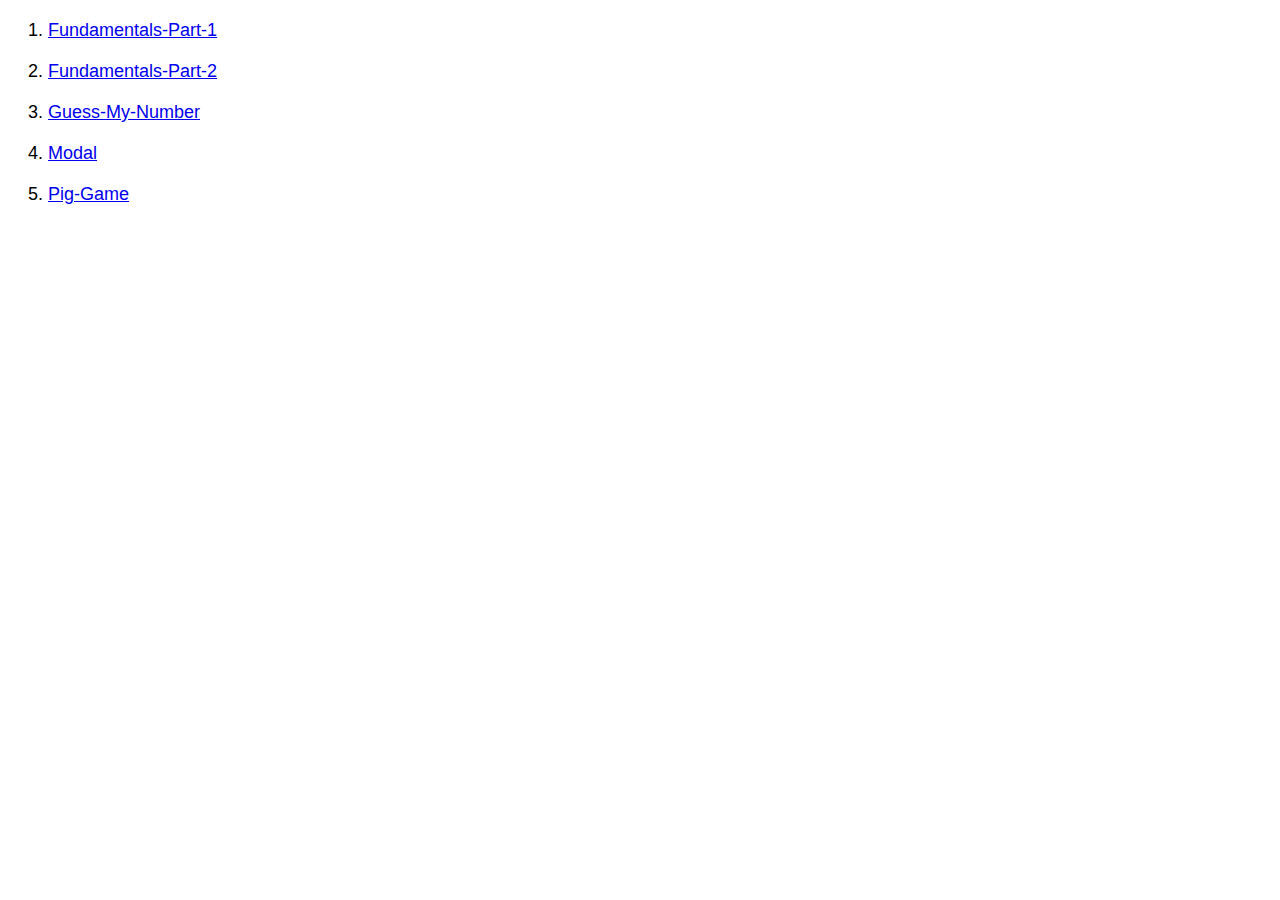
<file: index.html>
<!DOCTYPE html>
<html lang="en">
<head>
    <meta charset="UTF-8">
    <meta http-equiv="X-UA-Compatible" content="IE=edge">
    <meta name="viewport" content="width=device-width, initial-scale=1.0">
    <title>Udemy Course</title>
    <style>
        body{
            font-family: Arial, Helvetica, sans-serif;
        }
        ol{
            font-size: 18px;
        }
        ol li{
            margin-top: 20px;
        }
    </style>
</head>
<body>
    <ol>
        <li>
            <a href="./01-Fundamentals-Part-1/starter/index.html">Fundamentals-Part-1</a>
        </li>
        <li><a href="./02-Fundamentals-Part-2/starter/index.html">Fundamentals-Part-2</a></li>
        <li><a href="./05-Guess-My-Number/starter/index.html">Guess-My-Number</a></li>
        <li><a href="./06-Modal/starter/index.html">Modal</a></li>
        <li><a href="./07-Pig-Game/starter/index.html">Pig-Game</a></li>
    </ol>
</body>
</html>
</file>
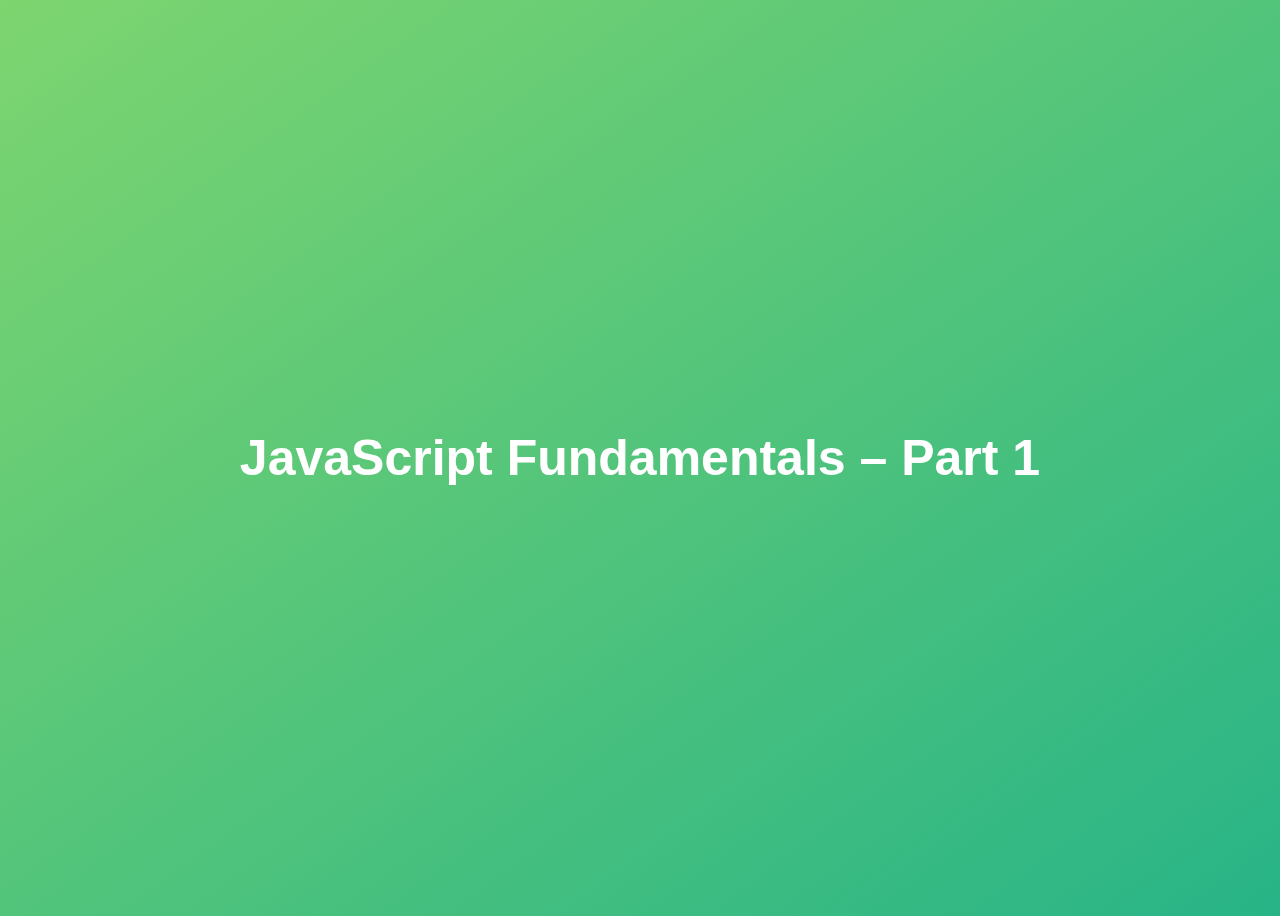
<file: 01-Fundamentals-Part-1/starter/index.html>
<!DOCTYPE html>
<html lang="en">
  <head>
    <meta charset="UTF-8" />
    <meta name="viewport" content="width=device-width, initial-scale=1.0" />
    <meta http-equiv="X-UA-Compatible" content="ie=edge" />
    <title>JavaScript Fundamentals – Part 1</title>
    <style>
      body {
        height: 100vh;
        display: flex;
        align-items: center;
        background: linear-gradient(to top left, #28b487, #7dd56f);
      }
      h1 {
        font-family: sans-serif;
        font-size: 50px;
        line-height: 1.3;
        width: 100%;
        padding: 30px;
        text-align: center;
        color: white;
      }
    </style>
  </head>
  <body>
    <h1>JavaScript Fundamentals – Part 1</h1>

    <script src="./script.js"></script>
  </body>
</html>
</file>
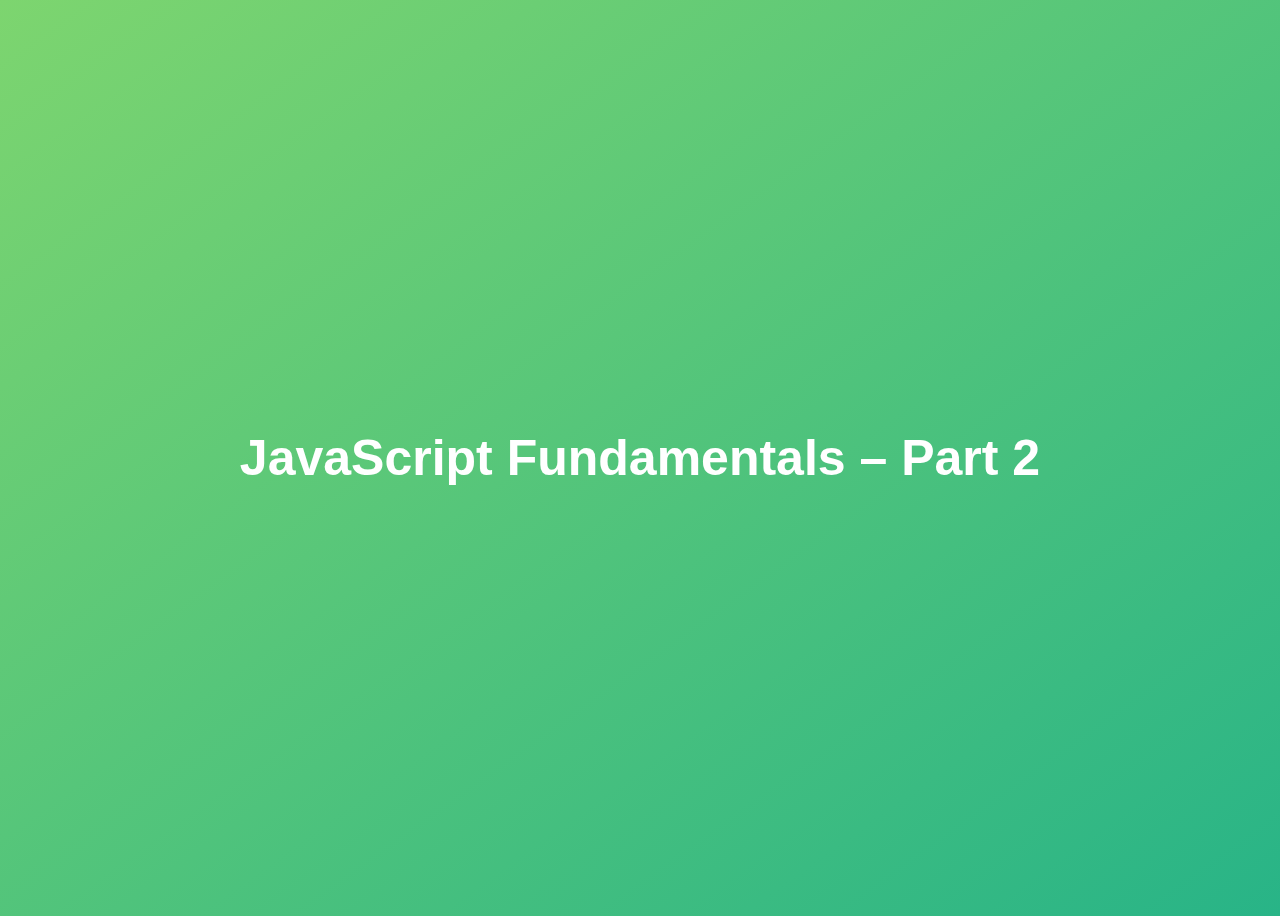
<file: 02-Fundamentals-Part-2/starter/index.html>
<!DOCTYPE html>
<html lang="en">
  <head>
    <meta charset="UTF-8" />
    <meta name="viewport" content="width=device-width, initial-scale=1.0" />
    <meta http-equiv="X-UA-Compatible" content="ie=edge" />
    <title>JavaScript Fundamentals – Part 2</title>
    <style>
      body {
        height: 100vh;
        display: flex;
        align-items: center;
        background: linear-gradient(to top left, #28b487, #7dd56f);
      }
      h1 {
        font-family: sans-serif;
        font-size: 50px;
        line-height: 1.3;
        width: 100%;
        padding: 30px;
        text-align: center;
        color: white;
      }
    </style>
  </head>
  <body>
    <h1>JavaScript Fundamentals – Part 2</h1>
    <script src="script.js"></script>
  </body>
</html>
</file>
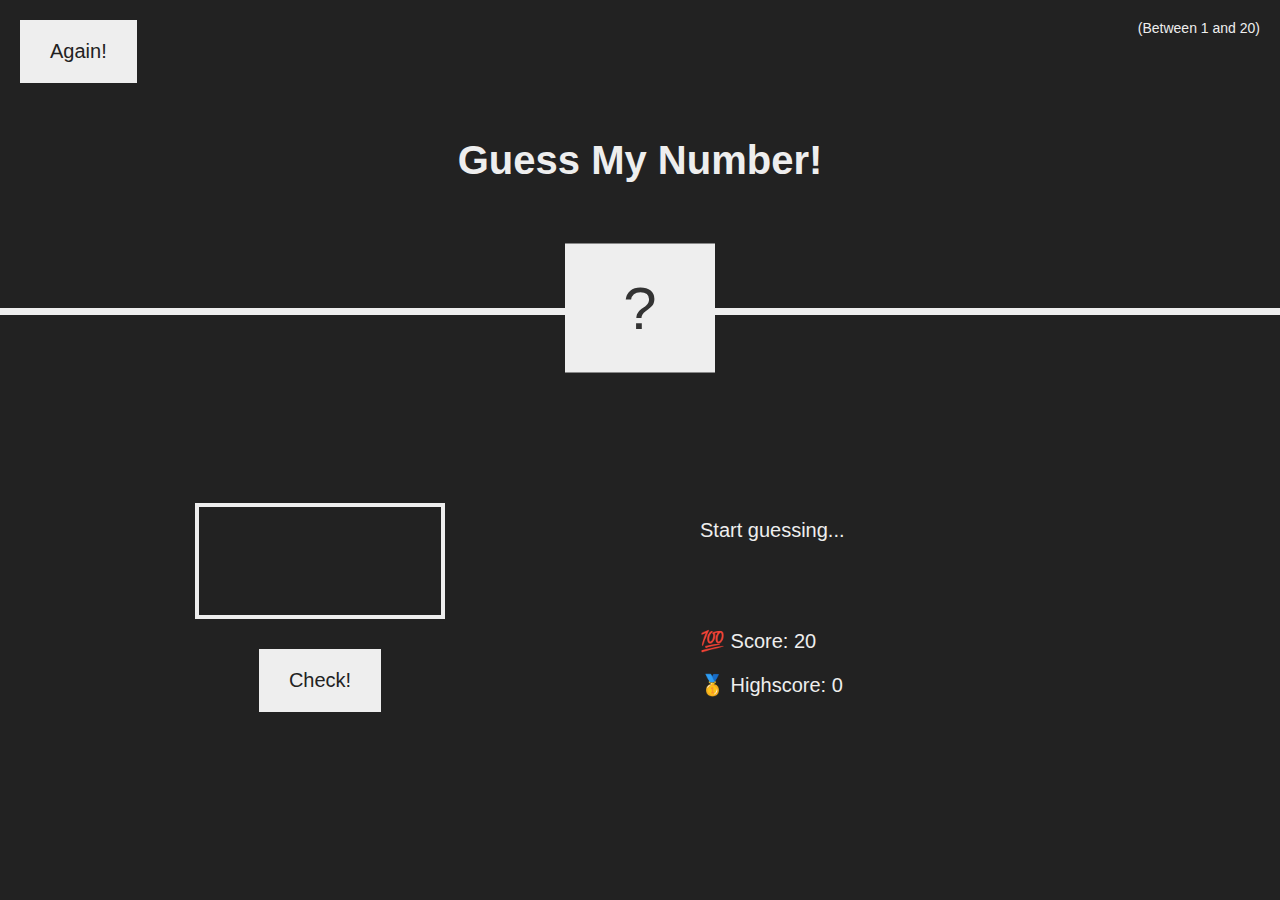
<file: 05-Guess-My-Number/starter/index.html>
<!DOCTYPE html>
<html lang="en">
  <head>
    <meta charset="UTF-8" />
    <meta name="viewport" content="width=device-width, initial-scale=1.0" />
    <meta http-equiv="X-UA-Compatible" content="ie=edge" />
    <link rel="stylesheet" href="style.css" />
    <title>Guess My Number!</title>
  </head>
  <body>
    <header>
      <h1>Guess My Number!</h1>
      <p class="between">(Between 1 and 20)</p>
      <button class="btn again">Again!</button>
      <div class="number">?</div>
    </header>
    <main>
      <section class="left">
        <input type="number" class="guess" />
        <button class="btn check">Check!</button>
      </section>
      <section class="right">
        <p class="message">Start guessing...</p>
        <p class="label-score">💯 Score: <span class="score">20</span></p>
        <p class="label-highscore">
          🥇 Highscore: <span class="highscore">0</span>
        </p>
      </section>
    </main>
    <script src="script.js"></script>
  </body>
</html>
</file>
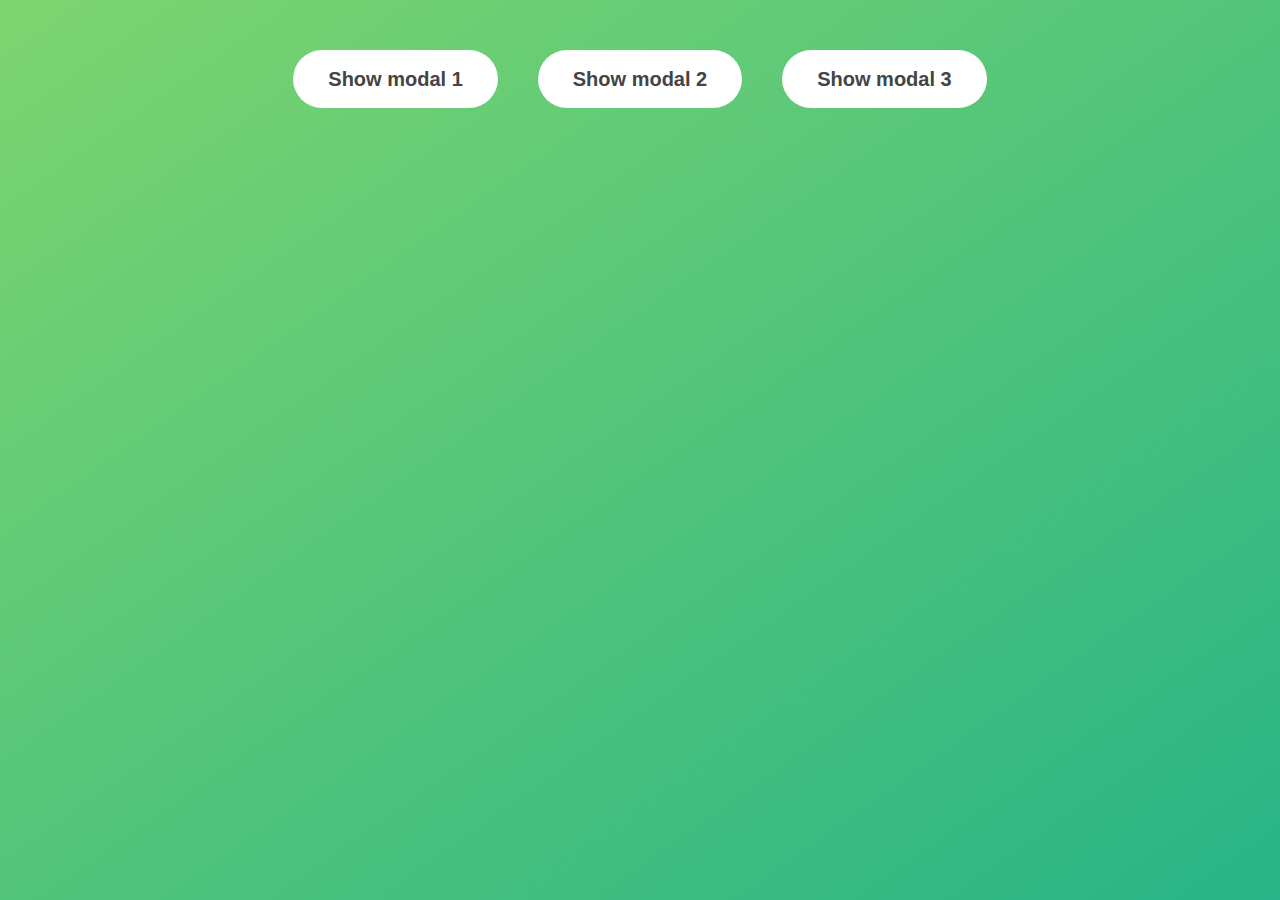
<file: 06-Modal/starter/index.html>
<!DOCTYPE html>
<html lang="en">
  <head>
    <meta charset="UTF-8" />
    <meta name="viewport" content="width=device-width, initial-scale=1.0" />
    <meta http-equiv="X-UA-Compatible" content="ie=edge" />
    <link rel="stylesheet" href="style.css" />
    <title>Modal window</title>
  </head>
  <body>
    <button class="show-modal">Show modal 1</button>
    <button class="show-modal">Show modal 2</button>
    <button class="show-modal">Show modal 3</button>

    <div class="modal hidden">
      <button class="close-modal">&times;</button>
      <h1>I'm a modal window 😍</h1>
      <p>
        Lorem ipsum dolor sit amet, consectetur adipisicing elit, sed do eiusmod
        tempor incididunt ut labore et dolore magna aliqua. Ut enim ad minim
        veniam, quis nostrud exercitation ullamco laboris nisi ut aliquip ex ea
        commodo consequat. Duis aute irure dolor in reprehenderit in voluptate
        velit esse cillum dolore eu fugiat nulla pariatur. Excepteur sint
        occaecat cupidatat non proident, sunt in culpa qui officia deserunt
        mollit anim id est laborum.
      </p>
    </div>
    <div class="overlay hidden"></div>

    <script src="script.js"></script>
  </body>
</html>
</file>
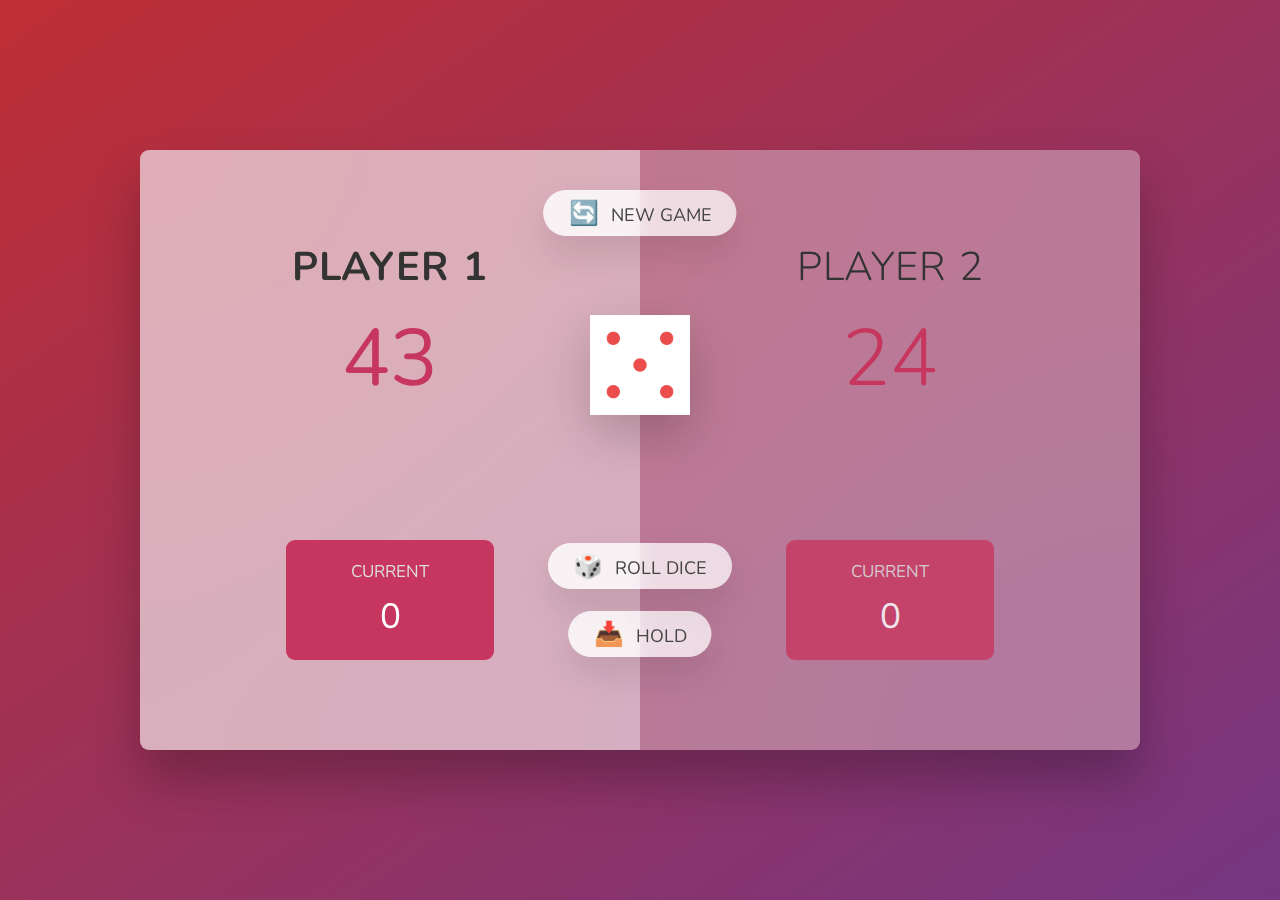
<file: 07-Pig-Game/starter/index.html>
<!DOCTYPE html>
<html lang="en">

<head>
  <meta charset="UTF-8" />
  <meta name="viewport" content="width=device-width, initial-scale=1.0" />
  <meta http-equiv="X-UA-Compatible" content="ie=edge" />
  <link rel="stylesheet" href="style.css" />
  <title>Pig Game</title>
</head>

<body>
  <main>

    <section class="player player--0 player--active">

      <h2 class="name" id="name--0">Player 1</h2>

      <p class="score" id="score--0">43</p>

      <div class="current">
        <p class="current-label">Current</p>
        <p class="current-score" id="current--0">0</p>
      </div>

    </section>


    <section class="player player--1">

      <h2 class="name" id="name--1">Player 2</h2>

      <p class="score" id="score--1">24</p>

      <div class="current">
        <p class="current-label">Current</p>
        <p class="current-score" id="current--1">0</p>
      </div>

    </section>

    <img src="dice-5.png" alt="Playing dice" class="dice" />


    <button class="btn btn--new">🔄 New game</button>

    <button class="btn btn--roll">🎲 Roll dice</button>

    <button class="btn btn--hold">📥 Hold</button>
    
  </main>
  <script src="script.js"></script>
</body>

</html>
</file>
<file: 05-Guess-My-Number/starter/style.css>
@import url('https://fonts.googleapis.com/css?family=Press+Start+2P&display=swap');

* {
  margin: 0;
  padding: 0;
  box-sizing: inherit;
}

html {
  font-size: 62.5%;
  box-sizing: border-box;
}

body {
  font-family: sans-serif;
  color: #eee;
  background-color: #222;
  /* background-color: #60b347; */
}

/* LAYOUT */
header {
  position: relative;
  height: 35vh;
  border-bottom: 7px solid #eee;
}

main {
  height: 65vh;
  color: #eee;
  display: flex;
  align-items: center;
  justify-content: space-around;
}

.left {
  width: 52rem;
  display: flex;
  flex-direction: column;
  align-items: center;
}

.right {
  width: 52rem;
  font-size: 2rem;
}

/* ELEMENTS STYLE */
h1 {
  font-size: 4rem;
  text-align: center;
  position: absolute;
  width: 100%;
  top: 52%;
  left: 50%;
  transform: translate(-50%, -50%);
}

.number {
  background: #eee;
  color: #333;
  font-size: 6rem;
  width: 15rem;
  padding: 3rem 0rem;
  text-align: center;
  position: absolute;
  bottom: 0;
  left: 50%;
  transform: translate(-50%, 50%);
}

.between {
  font-size: 1.4rem;
  position: absolute;
  top: 2rem;
  right: 2rem;
}

.again {
  position: absolute;
  top: 2rem;
  left: 2rem;
}

.guess {
  background: none;
  border: 4px solid #eee;
  font-family: inherit;
  color: inherit;
  font-size: 5rem;
  padding: 2.5rem;
  width: 25rem;
  text-align: center;
  display: block;
  margin-bottom: 3rem;
}

.btn {
  border: none;
  background-color: #eee;
  color: #222;
  font-size: 2rem;
  font-family: inherit;
  padding: 2rem 3rem;
  cursor: pointer;
}

.btn:hover {
  background-color: #ccc;
}

.message {
  margin-bottom: 8rem;
  height: 3rem;
}

.label-score {
  margin-bottom: 2rem;
}
</file>
<file: 06-Modal/starter/style.css>
* {
  margin: 0;
  padding: 0;
  box-sizing: inherit;
}

html {
  font-size: 62.5%;
  box-sizing: border-box;
}

body {
  font-family: sans-serif;
  color: #333;
  line-height: 1.5;
  height: 100vh;
  position: relative;
  display: flex;
  align-items: flex-start;
  justify-content: center;
  background: linear-gradient(to top left, #28b487, #7dd56f);
}

.show-modal {
  font-size: 2rem;
  font-weight: 600;
  padding: 1.75rem 3.5rem;
  margin: 5rem 2rem;
  border: none;
  background-color: #fff;
  color: #444;
  border-radius: 10rem;
  cursor: pointer;
}

.close-modal {
  position: absolute;
  top: 1.2rem;
  right: 2rem;
  font-size: 5rem;
  color: #333;
  cursor: pointer;
  border: none;
  background: none;
}

h1 {
  font-size: 2.5rem;
  margin-bottom: 2rem;
}

p {
  font-size: 1.8rem;
}

/* -------------------------- */
/* CLASSES TO MAKE MODAL WORK */
.hidden {
  display: none;
}

.modal {
  position: absolute;
  top: 50%;
  left: 50%;
  transform: translate(-50%, -50%);
  width: 70%;

  background-color: white;
  padding: 6rem;
  border-radius: 5px;
  box-shadow: 0 3rem 5rem rgba(0, 0, 0, 0.3);
  z-index: 10;
}

.overlay {
  position: absolute;
  top: 0;
  left: 0;
  width: 100%;
  height: 100%;
  background-color: rgba(0, 0, 0, 0.6);
  backdrop-filter: blur(3px);
  z-index: 5;
}
</file>
<file: 07-Pig-Game/starter/style.css>
@import url('https://fonts.googleapis.com/css2?family=Nunito&display=swap');

* {
  margin: 0;
  padding: 0;
  box-sizing: inherit;
}

html {
  font-size: 62.5%;
  box-sizing: border-box;
}

body {
  font-family: 'Nunito', sans-serif;
  font-weight: 400;
  height: 100vh;
  color: #333;
  background-image: linear-gradient(to top left, #753682 0%, #bf2e34 100%);
  display: flex;
  align-items: center;
  justify-content: center;
}

/* LAYOUT */
main {
  position: relative;
  width: 100rem;
  height: 60rem;
  background-color: rgba(255, 255, 255, 0.35);
  backdrop-filter: blur(200px);
  filter: blur();
  box-shadow: 0 3rem 5rem rgba(0, 0, 0, 0.25);
  border-radius: 9px;
  overflow: hidden;
  display: flex;
}

.player {
  flex: 50%;
  padding: 9rem;
  display: flex;
  flex-direction: column;
  align-items: center;
  transition: all 0.75s;
}

/* ELEMENTS */
.name {
  position: relative;
  font-size: 4rem;
  text-transform: uppercase;
  letter-spacing: 1px;
  word-spacing: 2px;
  font-weight: 300;
  margin-bottom: 1rem;
}

.score {
  font-size: 8rem;
  font-weight: 300;
  color: #c7365f;
  margin-bottom: auto;
}

.player--active {
  background-color: rgba(255, 255, 255, 0.4);
}
.player--active .name {
  font-weight: 700;
}
.player--active .score {
  font-weight: 400;
}

.player--active .current {
  opacity: 1;
}

.current {
  background-color: #c7365f;
  opacity: 0.8;
  border-radius: 9px;
  color: #fff;
  width: 65%;
  padding: 2rem;
  text-align: center;
  transition: all 0.75s;
}

.current-label {
  text-transform: uppercase;
  margin-bottom: 1rem;
  font-size: 1.7rem;
  color: #ddd;
}

.current-score {
  font-size: 3.5rem;
}

/* ABSOLUTE POSITIONED ELEMENTS */
.btn {
  position: absolute;
  left: 50%;
  transform: translateX(-50%);
  color: #444;
  background: none;
  border: none;
  font-family: inherit;
  font-size: 1.8rem;
  text-transform: uppercase;
  cursor: pointer;
  font-weight: 400;
  transition: all 0.2s;

  background-color: white;
  background-color: rgba(255, 255, 255, 0.6);
  backdrop-filter: blur(10px);

  padding: 0.7rem 2.5rem;
  border-radius: 50rem;
  box-shadow: 0 1.75rem 3.5rem rgba(0, 0, 0, 0.1);
}

.btn::first-letter {
  font-size: 2.4rem;
  display: inline-block;
  margin-right: 0.7rem;
}

.btn--new {
  top: 4rem;
}
.btn--roll {
  top: 39.3rem;
}
.btn--hold {
  top: 46.1rem;
}

.btn:active {
  transform: translate(-50%, 3px);
  box-shadow: 0 1rem 2rem rgba(0, 0, 0, 0.15);
}

.btn:focus {
  outline: none;
}

.dice {
  position: absolute;
  left: 50%;
  top: 16.5rem;
  transform: translateX(-50%);
  height: 10rem;
  box-shadow: 0 2rem 5rem rgba(0, 0, 0, 0.2);
}

.player--winner {
  background-color: #2f2f2f;
}

.player--winner .name {
  font-weight: 700;
  color: #c7365f;
}

.hidden{
  display: none;
}
</file>
